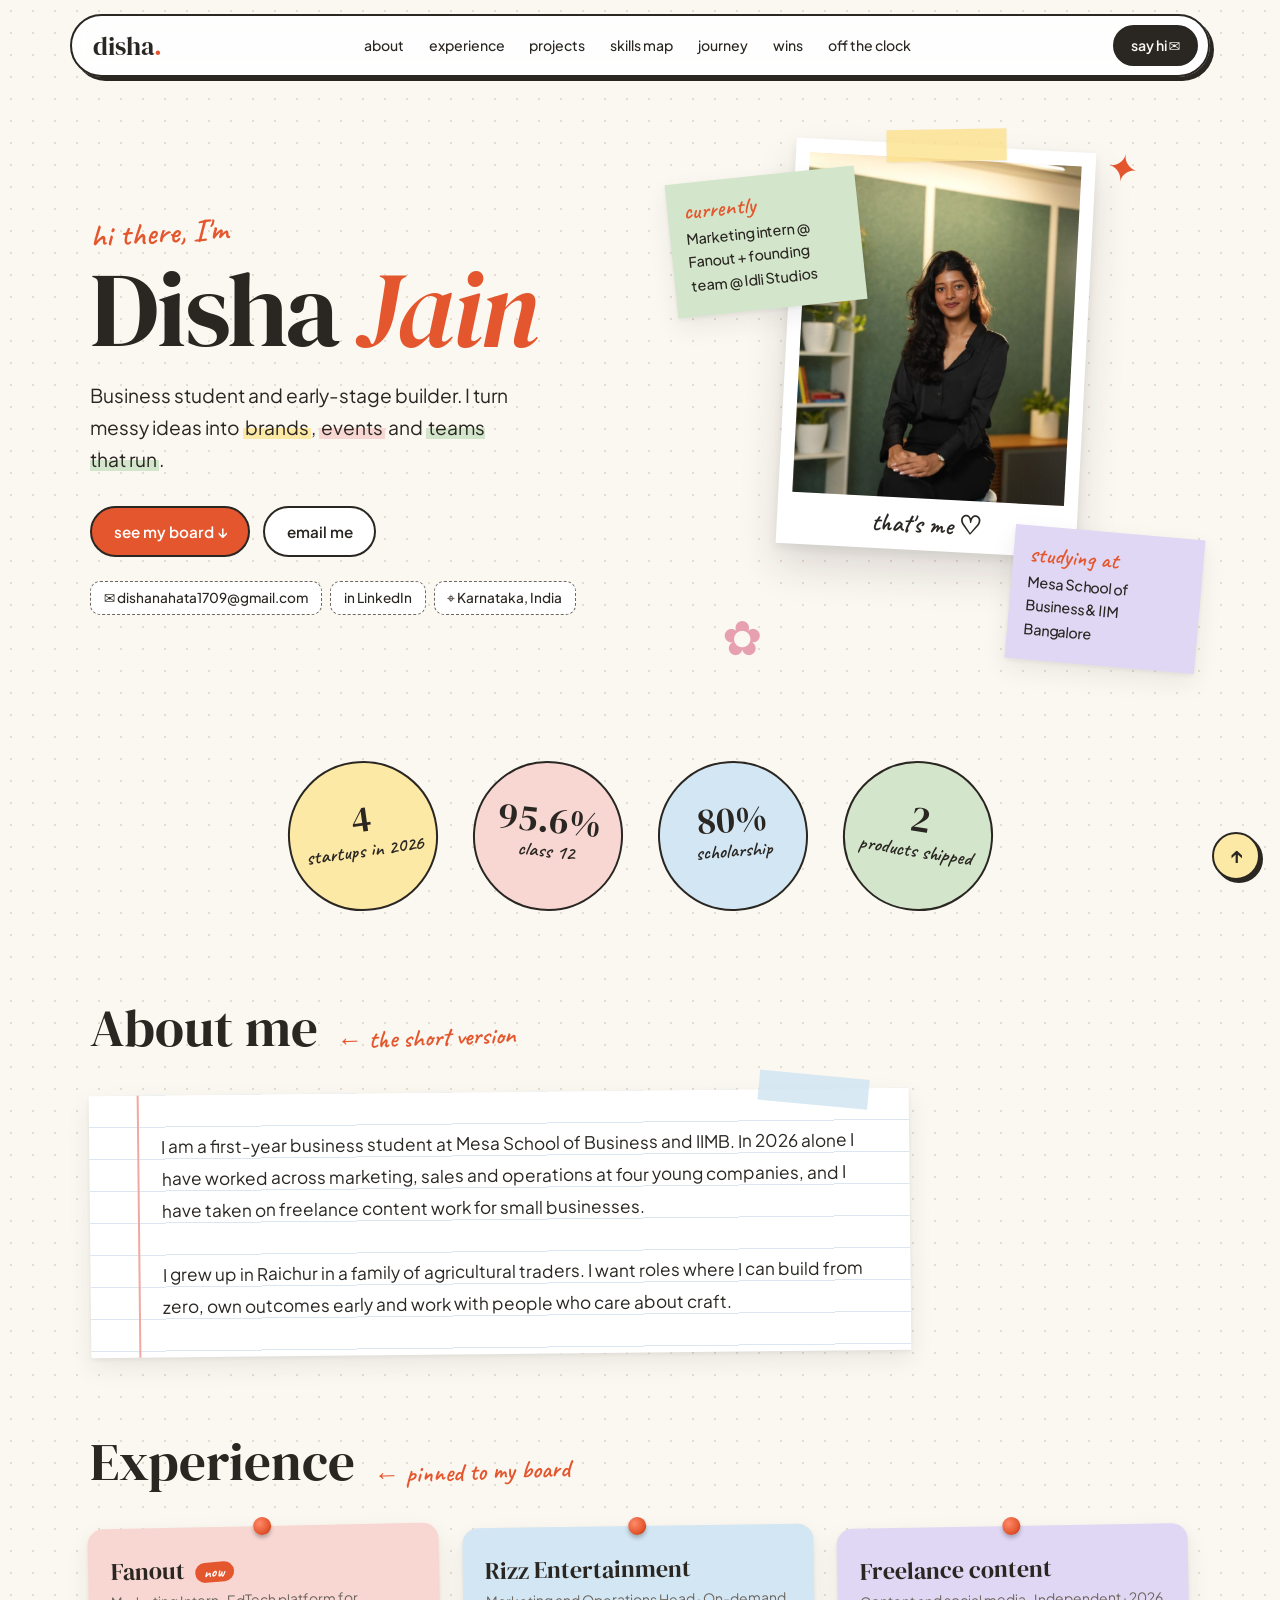
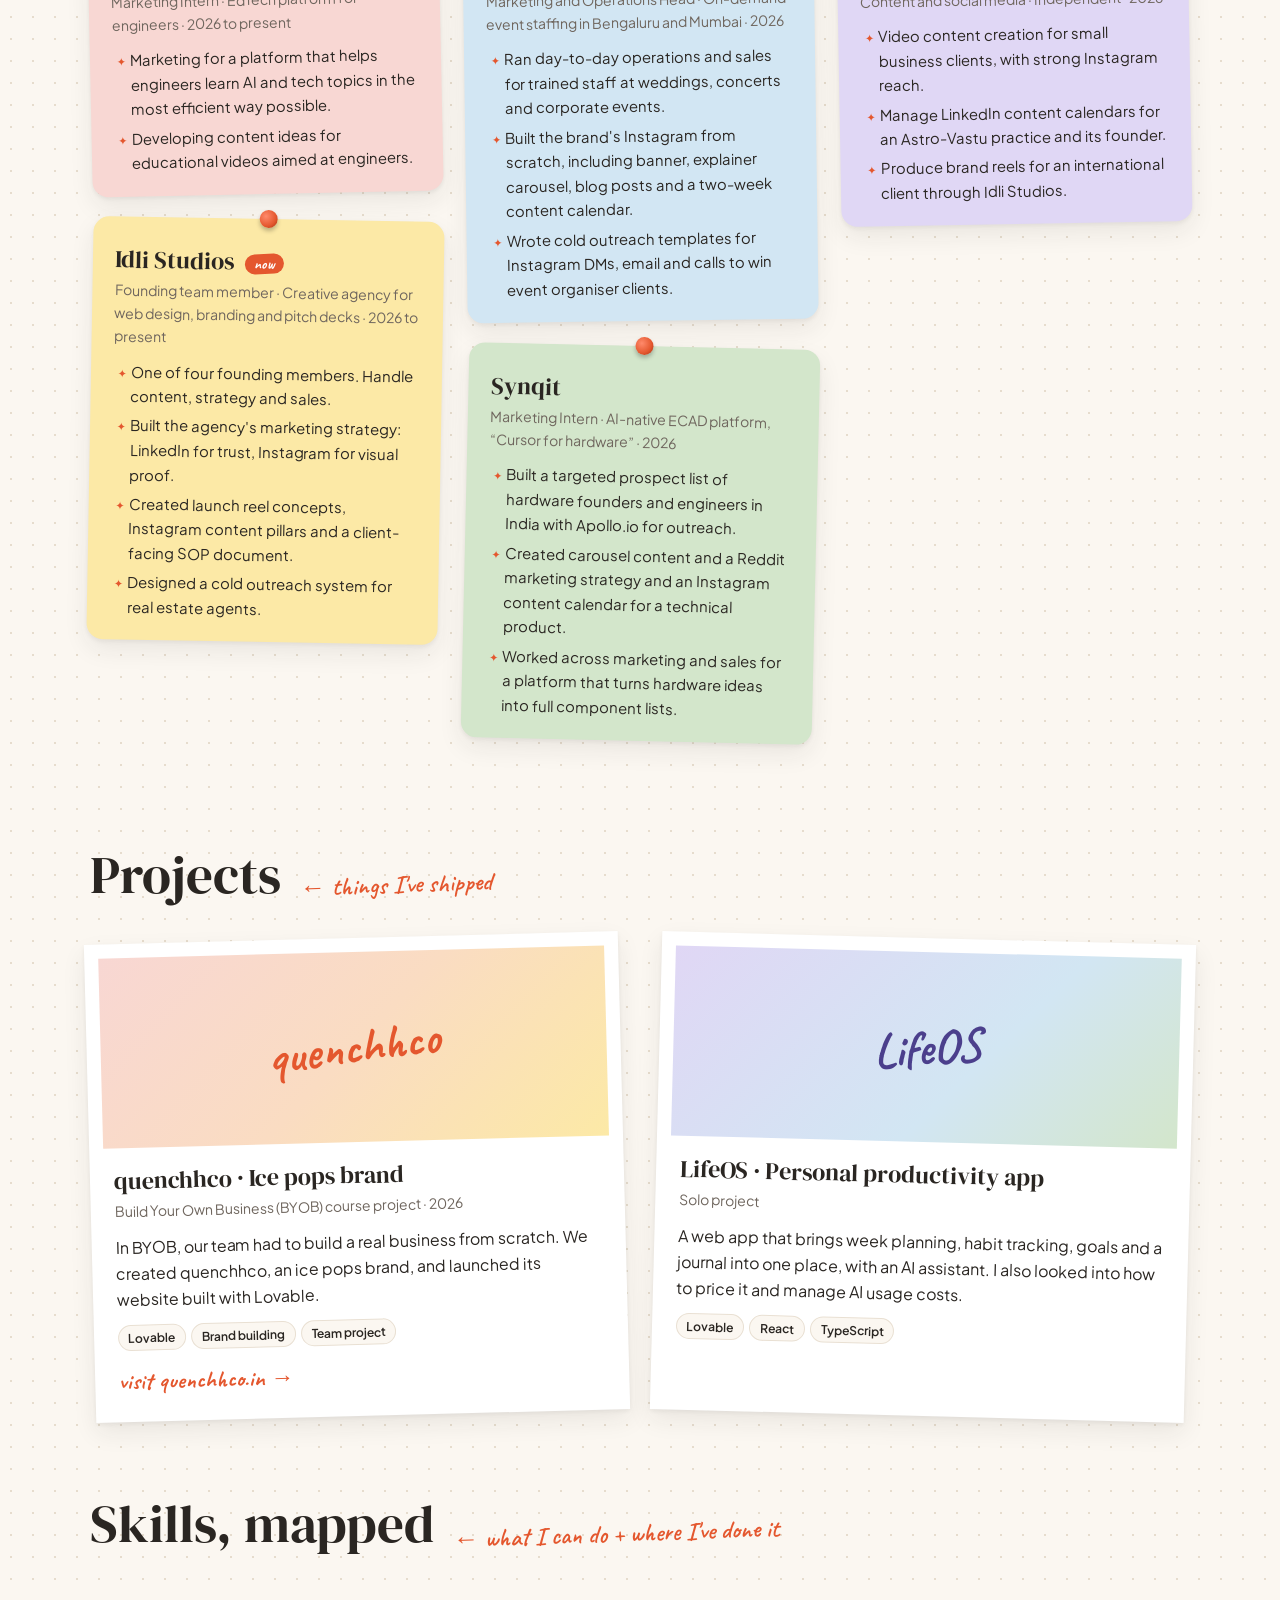
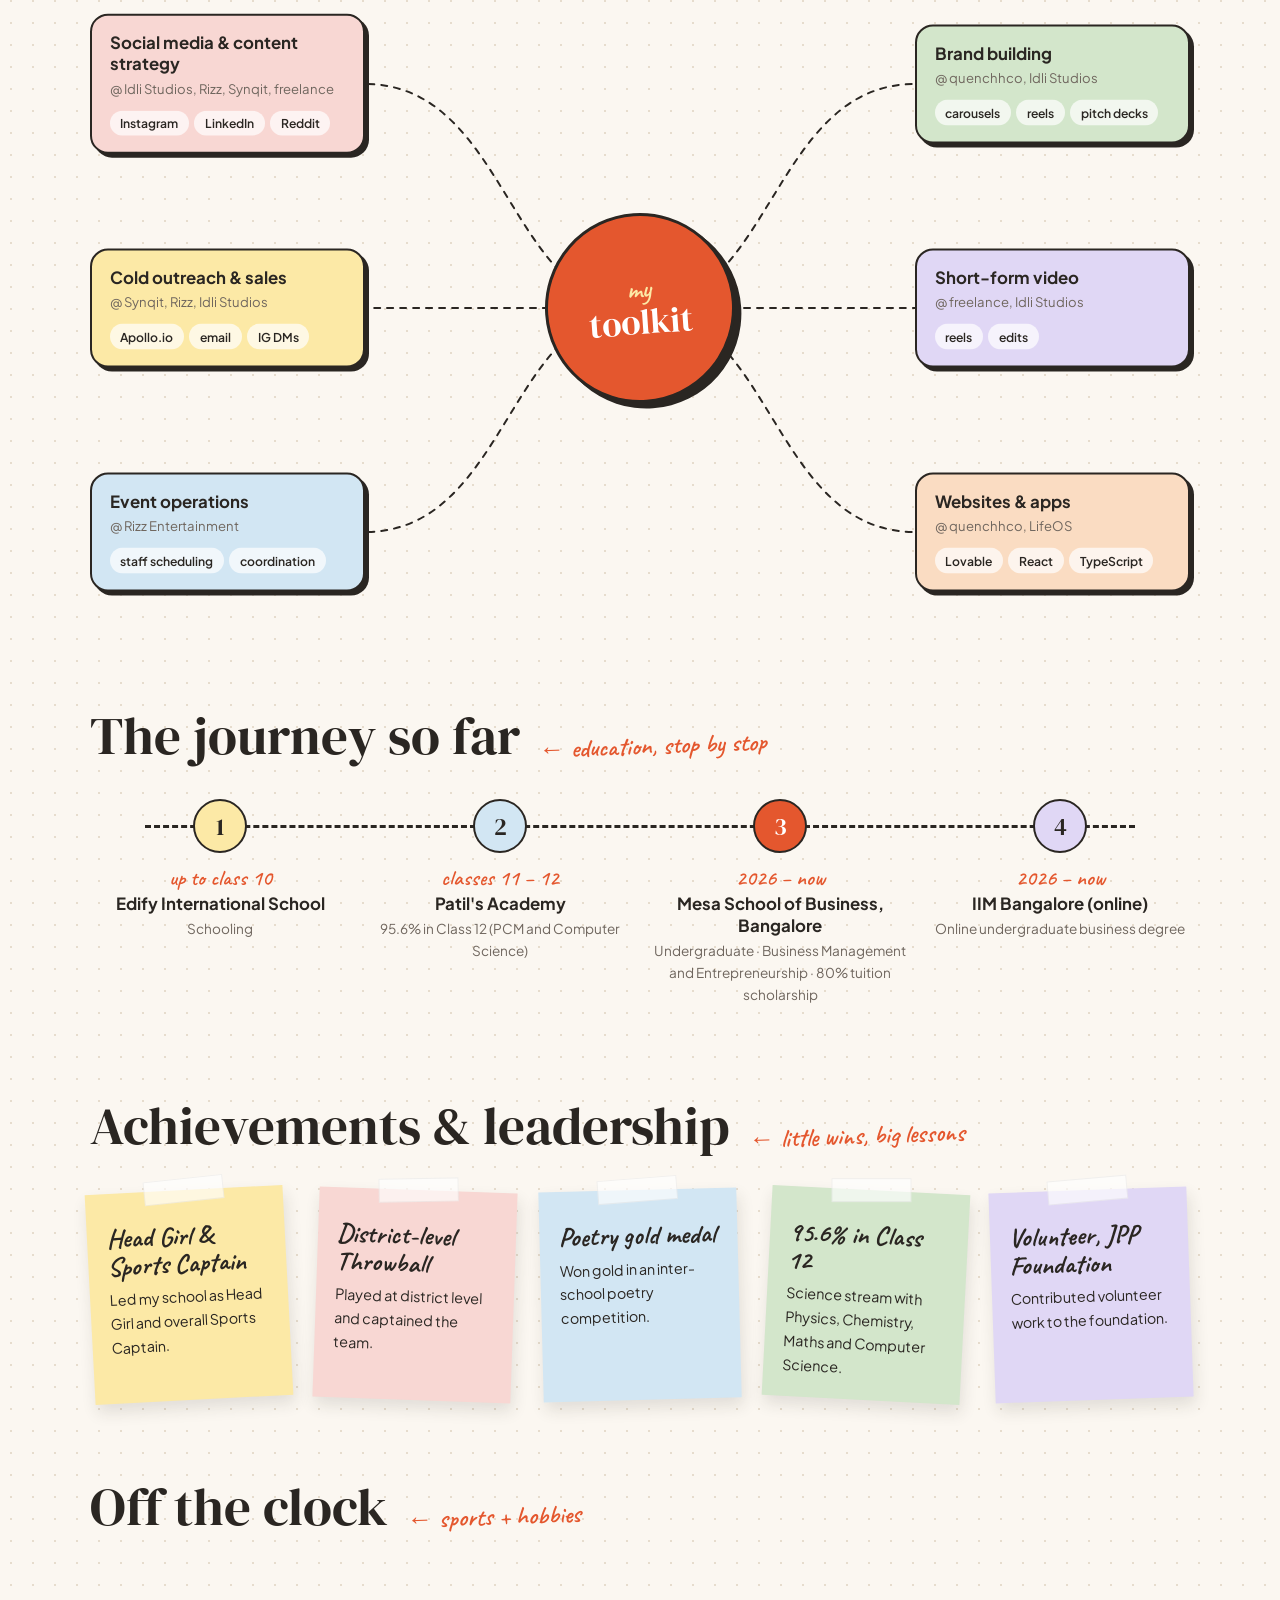
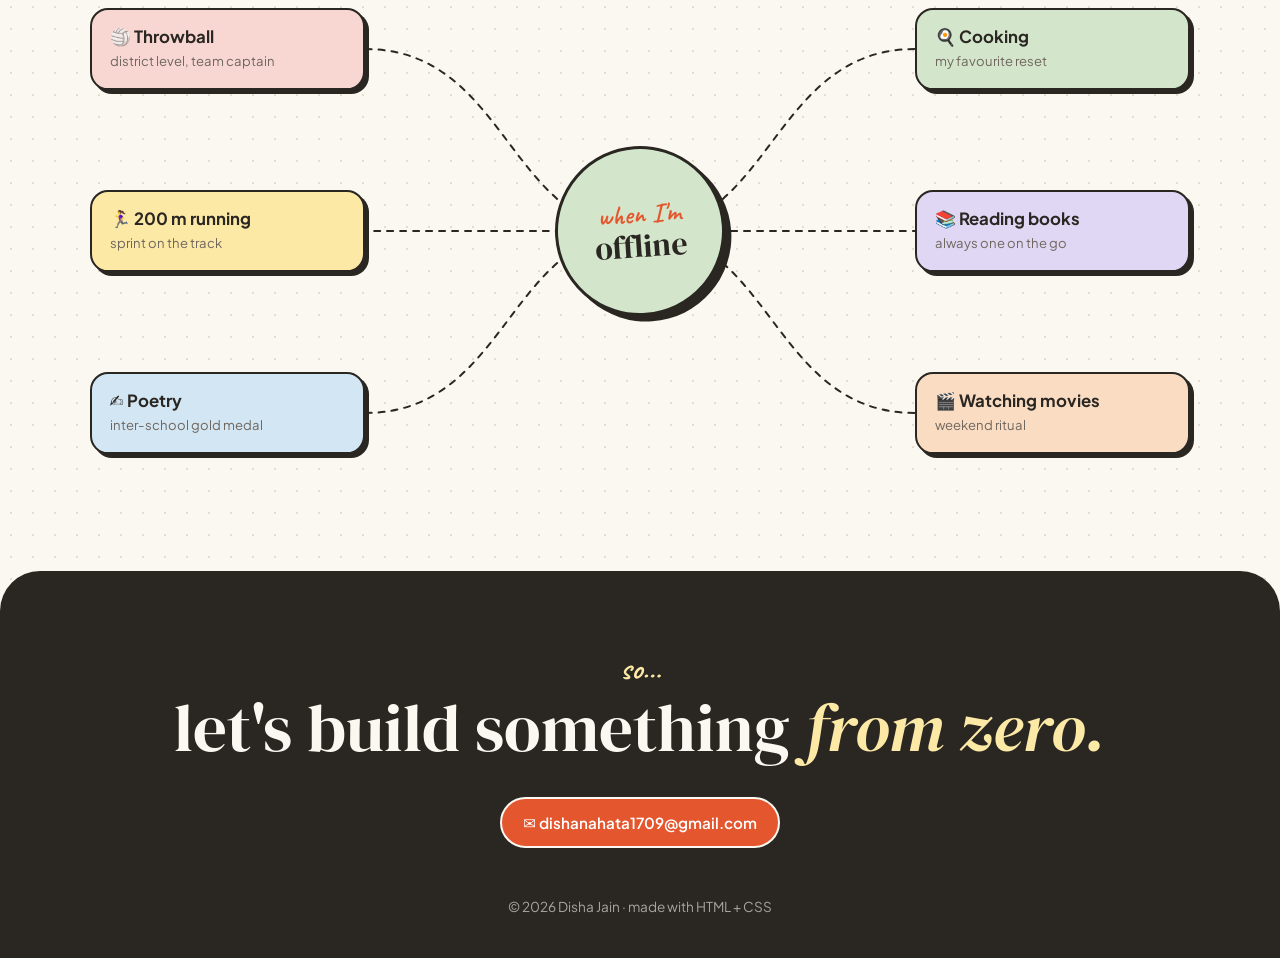
<file: index.html>
<!DOCTYPE html>
<html lang="en">
<head>
<meta charset="UTF-8">
<meta name="viewport" content="width=device-width, initial-scale=1">
<title>Disha Jain · Resume</title>
<meta name="description" content="Disha Jain: business student at Mesa School of Business and IIMB. Marketing, operations and founding-team experience across startups.">
<link rel="preconnect" href="https://fonts.googleapis.com">
<link rel="preconnect" href="https://fonts.gstatic.com" crossorigin>
<link href="https://fonts.googleapis.com/css2?family=Caveat:wght@500;700&family=DM+Serif+Display:ital@0;1&family=Plus+Jakarta+Sans:wght@400;500;600;700&display=swap" rel="stylesheet">
<link rel="stylesheet" href="style.css">
</head>
<body>

<!-- ===== Floating navigation bar ===== -->
<header id="top" class="topbar">
  <nav class="nav" aria-label="Main">
    <a class="logo" href="#top">disha<span>.</span></a>
    <ul class="nav-links">
      <li><a href="#about">about</a></li>
      <li><a href="#experience">experience</a></li>
      <li><a href="#projects">projects</a></li>
      <li><a href="#skills">skills map</a></li>
      <li><a href="#education">journey</a></li>
      <li><a href="#achievements">wins</a></li>
      <li><a href="#beyond">off the clock</a></li>
    </ul>
    <a class="btn btn-dark" href="mailto:dishanahata1709@gmail.com">say hi ✉</a>
  </nav>
</header>

<!-- ===== Hero: moodboard collage ===== -->
<section id="home" class="hero" aria-labelledby="name-h">
  <div class="hero-text">
    <p class="hand hello">hi there, I'm</p>
    <h1 id="name-h">Disha <em>Jain</em></h1>
    <p class="tagline">Business student and early-stage builder. I turn messy ideas into <mark>brands</mark>, <mark class="m2">events</mark> and <mark class="m3">teams that run</mark>.</p>
    <div class="hero-actions">
      <a class="btn btn-accent" href="#experience">see my board ↓</a>
      <a class="btn btn-outline" href="mailto:dishanahata1709@gmail.com">email me</a>
    </div>
    <address class="contact">
      <a class="sticker" href="mailto:dishanahata1709@gmail.com">✉ dishanahata1709@gmail.com</a>
      <a class="sticker" href="https://www.linkedin.com/feed/foryou/" rel="noopener">in LinkedIn</a>
      <span class="sticker">⌖ Karnataka, India</span>
    </address>
  </div>

  <div class="collage">
    <figure class="polaroid">
      <img src="photo.jpg" alt="Portrait of Disha Jain" onerror="this.remove()">
      <figcaption class="hand">that's me ♡</figcaption>
    </figure>
    <p class="note note-now"><span class="hand">currently</span>Marketing intern @ Fanout + founding team @ Idli Studios</p>
    <p class="note note-school"><span class="hand">studying at</span>Mesa School of Business &amp; IIM Bangalore</p>
    <span class="doodle-star" aria-hidden="true">✦</span>
    <span class="doodle-heart" aria-hidden="true">✿</span>
  </div>
</section>

<!-- ===== Sticker stats (inline-block) ===== -->
<ul class="stats" aria-label="Highlights">
  <li class="stat"><strong>4</strong><span>startups in 2026</span></li>
  <li class="stat"><strong>95.6%</strong><span>class 12</span></li>
  <li class="stat"><strong>80%</strong><span>scholarship</span></li>
  <li class="stat"><strong>2</strong><span>products shipped</span></li>
</ul>

<main>

  <!-- ===== About: notebook page ===== -->
  <section id="about" class="section" aria-labelledby="about-h">
    <div class="section-head">
      <h2 id="about-h">About me</h2>
      <p class="hand">the short version</p>
    </div>
    <div class="notebook">
      <p>I am a first-year business student at Mesa School of Business and IIMB. In 2026 alone I have worked across marketing, sales and operations at four young companies, and I have taken on freelance content work for small businesses.</p>
      <p>I grew up in Raichur in a family of agricultural traders. I want roles where I can build from zero, own outcomes early and work with people who care about craft.</p>
    </div>
  </section>

  <!-- ===== Experience: pinboard (masonry) ===== -->
  <section id="experience" class="section" aria-labelledby="exp-h">
    <div class="section-head">
      <h2 id="exp-h">Experience</h2>
      <p class="hand">pinned to my board</p>
    </div>
    <div class="board">
      <article class="pin now">
        <h3>Fanout <span class="badge">now</span></h3>
        <p class="role">Marketing Intern · EdTech platform for engineers · <time datetime="2026">2026</time> to present</p>
        <ul>
          <li>Marketing for a platform that helps engineers learn AI and tech topics in the most efficient way possible.</li>
          <li>Developing content ideas for educational videos aimed at engineers.</li>
        </ul>
      </article>
      <article class="pin now">
        <h3>Idli Studios <span class="badge">now</span></h3>
        <p class="role">Founding team member · Creative agency for web design, branding and pitch decks · <time datetime="2026">2026</time> to present</p>
        <ul>
          <li>One of four founding members. Handle content, strategy and sales.</li>
          <li>Built the agency's marketing strategy: LinkedIn for trust, Instagram for visual proof.</li>
          <li>Created launch reel concepts, Instagram content pillars and a client-facing SOP document.</li>
          <li>Designed a cold outreach system for real estate agents.</li>
        </ul>
      </article>
      <article class="pin">
        <h3>Rizz Entertainment</h3>
        <p class="role">Marketing and Operations Head · On-demand event staffing in Bengaluru and Mumbai · <time datetime="2026">2026</time></p>
        <ul>
          <li>Ran day-to-day operations and sales for trained staff at weddings, concerts and corporate events.</li>
          <li>Built the brand's Instagram from scratch, including banner, explainer carousel, blog posts and a two-week content calendar.</li>
          <li>Wrote cold outreach templates for Instagram DMs, email and calls to win event organiser clients.</li>
        </ul>
      </article>
      <article class="pin">
        <h3>Synqit</h3>
        <p class="role">Marketing Intern · AI-native ECAD platform, “Cursor for hardware” · <time datetime="2026">2026</time></p>
        <ul>
          <li>Built a targeted prospect list of hardware founders and engineers in India with Apollo.io for outreach.</li>
          <li>Created carousel content and a Reddit marketing strategy and an Instagram content calendar for a technical product.</li>
          <li>Worked across marketing and sales for a platform that turns hardware ideas into full component lists.</li>
        </ul>
      </article>
      <article class="pin">
        <h3>Freelance content</h3>
        <p class="role">Content and social media · Independent · <time datetime="2026">2026</time></p>
        <ul>
          <li>Video content creation for small business clients, with strong Instagram reach.</li>
          <li>Manage LinkedIn content calendars for an Astro-Vastu practice and its founder.</li>
          <li>Produce brand reels for an international client through Idli Studios.</li>
        </ul>
      </article>
    </div>
  </section>

  <!-- ===== Projects: polaroids ===== -->
  <section id="projects" class="section" aria-labelledby="proj-h">
    <div class="section-head">
      <h2 id="proj-h">Projects</h2>
      <p class="hand">things I've shipped</p>
    </div>
    <div class="polaroid-row">
      <article class="project">
        <div class="project-cover cover-q" aria-hidden="true"><span>quenchhco</span></div>
        <h3>quenchhco · Ice pops brand</h3>
        <p class="role">Build Your Own Business (BYOB) course project · <time datetime="2026">2026</time></p>
        <p>In BYOB, our team had to build a real business from scratch. We created quenchhco, an ice pops brand, and launched its website built with Lovable.</p>
        <ul class="chips" aria-label="Tools used"><li>Lovable</li><li>Brand building</li><li>Team project</li></ul>
        <a class="link-hand" href="https://quenchhco.in" rel="noopener">visit quenchhco.in →</a>
      </article>
      <article class="project">
        <div class="project-cover cover-l" aria-hidden="true"><span>LifeOS</span></div>
        <h3>LifeOS · Personal productivity app</h3>
        <p class="role">Solo project</p>
        <p>A web app that brings week planning, habit tracking, goals and a journal into one place, with an AI assistant. I also looked into how to price it and manage AI usage costs.</p>
        <ul class="chips" aria-label="Tools used"><li>Lovable</li><li>React</li><li>TypeScript</li></ul>
      </article>
    </div>
  </section>

  <!-- ===== Skills: mind map ===== -->
  <section id="skills" class="section" aria-labelledby="skill-h">
    <div class="section-head">
      <h2 id="skill-h">Skills, mapped</h2>
      <p class="hand">what I can do + where I've done it</p>
    </div>
    <div class="mindmap">
      <svg class="mm-lines" viewBox="0 0 1000 640" preserveAspectRatio="none" aria-hidden="true">
        <path d="M500 320 C 380 320, 380 96, 250 96"/>
        <path d="M500 320 C 400 320, 360 320, 250 320"/>
        <path d="M500 320 C 380 320, 380 544, 250 544"/>
        <path d="M500 320 C 620 320, 620 96, 750 96"/>
        <path d="M500 320 C 600 320, 640 320, 750 320"/>
        <path d="M500 320 C 620 320, 620 544, 750 544"/>
      </svg>
      <div class="mm-center"><span class="hand">my</span>toolkit</div>
      <div class="mm-node n1"><h3>Social media &amp; content strategy</h3><p>@ Idli Studios, Rizz, Synqit, freelance</p><ul class="chips"><li>Instagram</li><li>LinkedIn</li><li>Reddit</li></ul></div>
      <div class="mm-node n2"><h3>Cold outreach &amp; sales</h3><p>@ Synqit, Rizz, Idli Studios</p><ul class="chips"><li>Apollo.io</li><li>email</li><li>IG DMs</li></ul></div>
      <div class="mm-node n3"><h3>Event operations</h3><p>@ Rizz Entertainment</p><ul class="chips"><li>staff scheduling</li><li>coordination</li></ul></div>
      <div class="mm-node n4"><h3>Brand building</h3><p>@ quenchhco, Idli Studios</p><ul class="chips"><li>carousels</li><li>reels</li><li>pitch decks</li></ul></div>
      <div class="mm-node n5"><h3>Short-form video</h3><p>@ freelance, Idli Studios</p><ul class="chips"><li>reels</li><li>edits</li></ul></div>
      <div class="mm-node n6"><h3>Websites &amp; apps</h3><p>@ quenchhco, LifeOS</p><ul class="chips"><li>Lovable</li><li>React</li><li>TypeScript</li></ul></div>
    </div>
  </section>

  <!-- ===== Education: journey map ===== -->
  <section id="education" class="section" aria-labelledby="edu-h">
    <div class="section-head">
      <h2 id="edu-h">The journey so far</h2>
      <p class="hand">education, stop by stop</p>
    </div>
    <ol class="journey">
      <li class="stop">
        <span class="stop-dot">1</span>
        <p class="hand">up to class 10</p>
        <h3>Edify International School</h3>
        <p class="role">Schooling</p>
      </li>
      <li class="stop">
        <span class="stop-dot">2</span>
        <p class="hand">classes 11 – 12</p>
        <h3>Patil's Academy</h3>
        <p class="role">95.6% in Class 12 (PCM and Computer Science)</p>
      </li>
      <li class="stop">
        <span class="stop-dot">3</span>
        <p class="hand">2026 – now</p>
        <h3>Mesa School of Business, Bangalore</h3>
        <p class="role">Undergraduate · Business Management and Entrepreneurship · 80% tuition scholarship</p>
      </li>
      <li class="stop">
        <span class="stop-dot">4</span>
        <p class="hand">2026 – now</p>
        <h3>IIM Bangalore (online)</h3>
        <p class="role">Online undergraduate business degree</p>
      </li>
    </ol>
  </section>

  <!-- ===== Achievements: sticky notes ===== -->
  <section id="achievements" class="section" aria-labelledby="ach-h">
    <div class="section-head">
      <h2 id="ach-h">Achievements &amp; leadership</h2>
      <p class="hand">little wins, big lessons</p>
    </div>
    <ol class="stickies">
      <li class="sticky"><h3>Head Girl &amp; Sports Captain</h3><p>Led my school as Head Girl and overall Sports Captain.</p></li>
      <li class="sticky"><h3>District-level Throwball</h3><p>Played at district level and captained the team.</p></li>
      <li class="sticky"><h3>Poetry gold medal</h3><p>Won gold in an inter-school poetry competition.</p></li>
      <li class="sticky"><h3>95.6% in Class 12</h3><p>Science stream with Physics, Chemistry, Maths and Computer Science.</p></li>
      <li class="sticky"><h3>Volunteer, JPP Foundation</h3><p>Contributed volunteer work to the foundation.</p></li>
    </ol>
  </section>

  <!-- ===== Beyond work: second mind map ===== -->
  <section id="beyond" class="section" aria-labelledby="beyond-h">
    <div class="section-head">
      <h2 id="beyond-h">Off the clock</h2>
      <p class="hand">sports + hobbies</p>
    </div>
    <div class="mindmap mindmap-small">
      <svg class="mm-lines" viewBox="0 0 1000 640" preserveAspectRatio="none" aria-hidden="true">
        <path d="M500 320 C 380 320, 380 96, 250 96"/>
        <path d="M500 320 C 400 320, 360 320, 250 320"/>
        <path d="M500 320 C 380 320, 380 544, 250 544"/>
        <path d="M500 320 C 620 320, 620 96, 750 96"/>
        <path d="M500 320 C 600 320, 640 320, 750 320"/>
        <path d="M500 320 C 620 320, 620 544, 750 544"/>
      </svg>
      <div class="mm-center"><span class="hand">when I'm</span>offline</div>
      <div class="mm-node n1"><h3>🏐 Throwball</h3><p>district level, team captain</p></div>
      <div class="mm-node n2"><h3>🏃‍♀️ 200 m running</h3><p>sprint on the track</p></div>
      <div class="mm-node n3"><h3>✍️ Poetry</h3><p>inter-school gold medal</p></div>
      <div class="mm-node n4"><h3>🍳 Cooking</h3><p>my favourite reset</p></div>
      <div class="mm-node n5"><h3>📚 Reading books</h3><p>always one on the go</p></div>
      <div class="mm-node n6"><h3>🎬 Watching movies</h3><p>weekend ritual</p></div>
    </div>
  </section>
</main>

<!-- ===== Footer ===== -->
<footer id="contact" class="site-footer">
  <p class="hand footer-hand">so…</p>
  <p class="footer-big">let's build something <em>from zero.</em></p>
  <a class="btn btn-accent" href="mailto:dishanahata1709@gmail.com">✉ dishanahata1709@gmail.com</a>
  <p class="copyright">© <time datetime="2026">2026</time> Disha Jain · made with HTML + CSS</p>
</footer>

<a class="to-top" href="#top" aria-label="Back to top">↑</a>

</body>
</html>
</file>
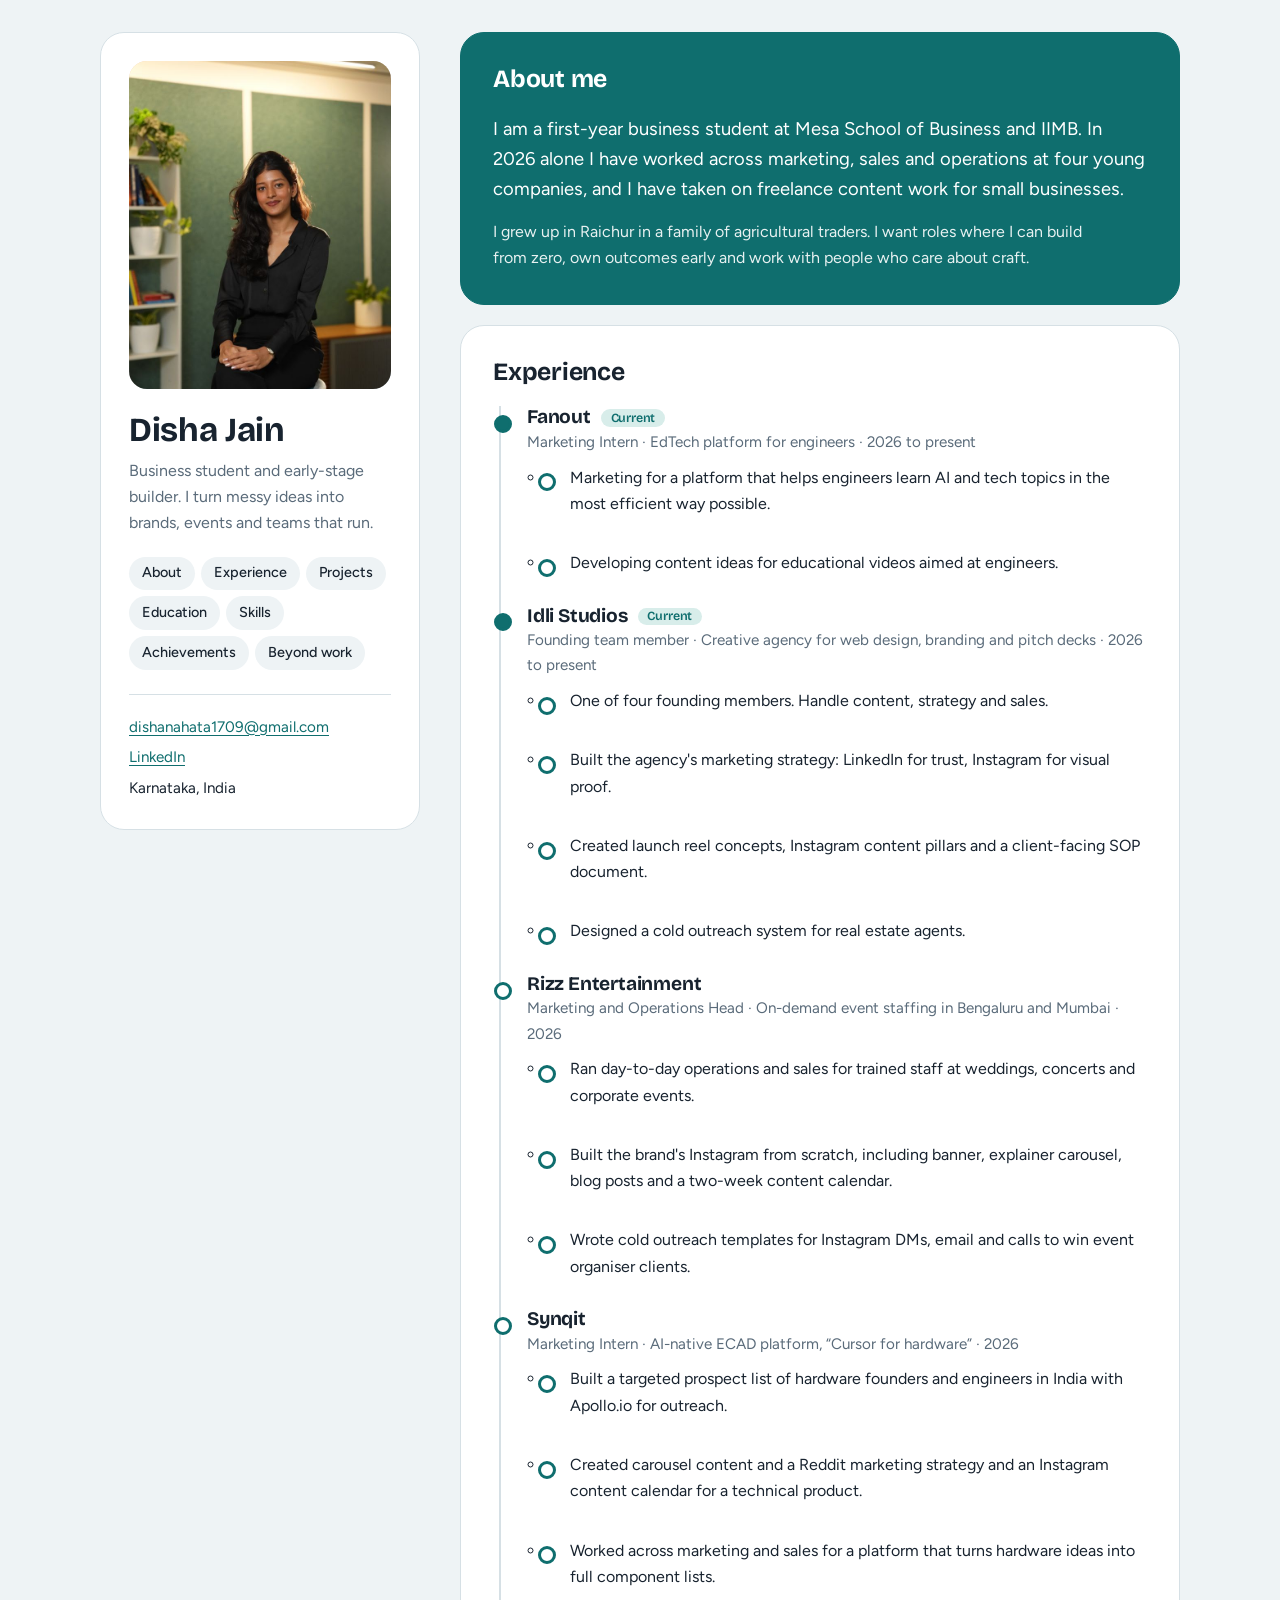
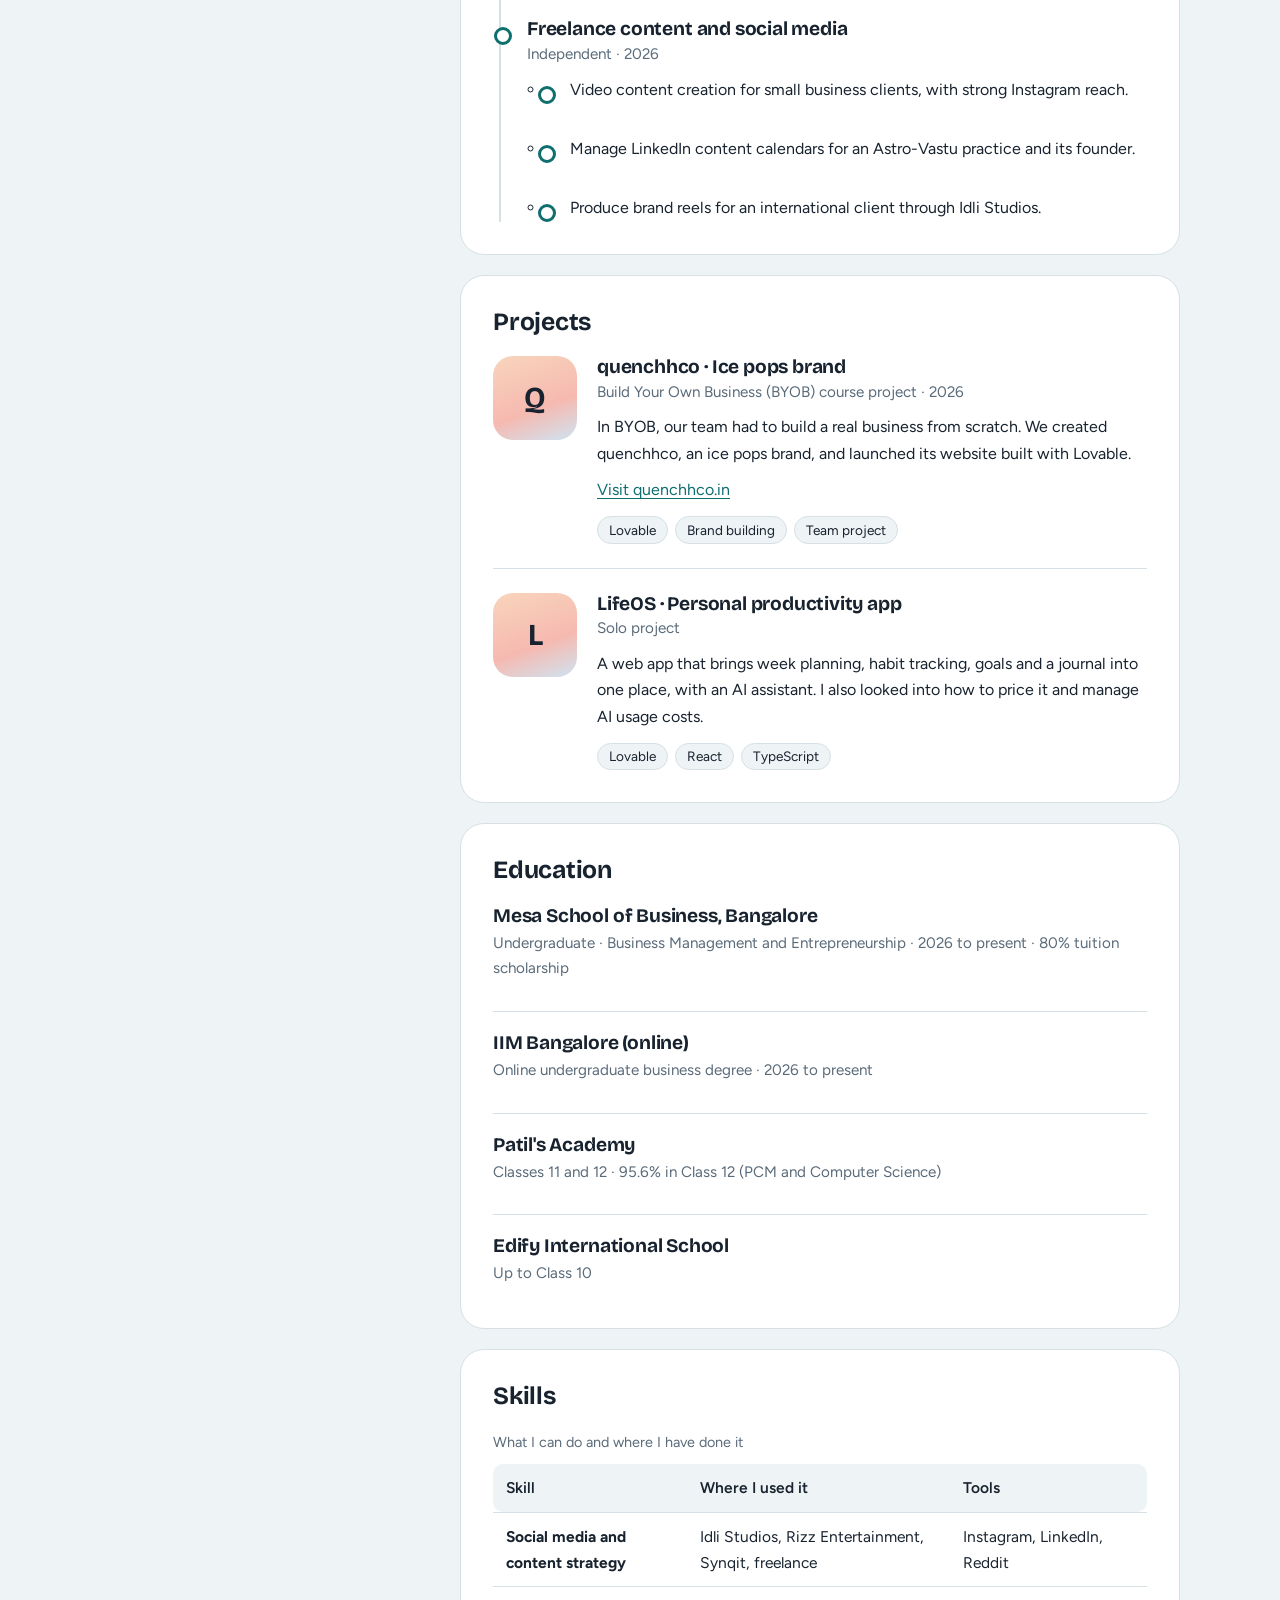
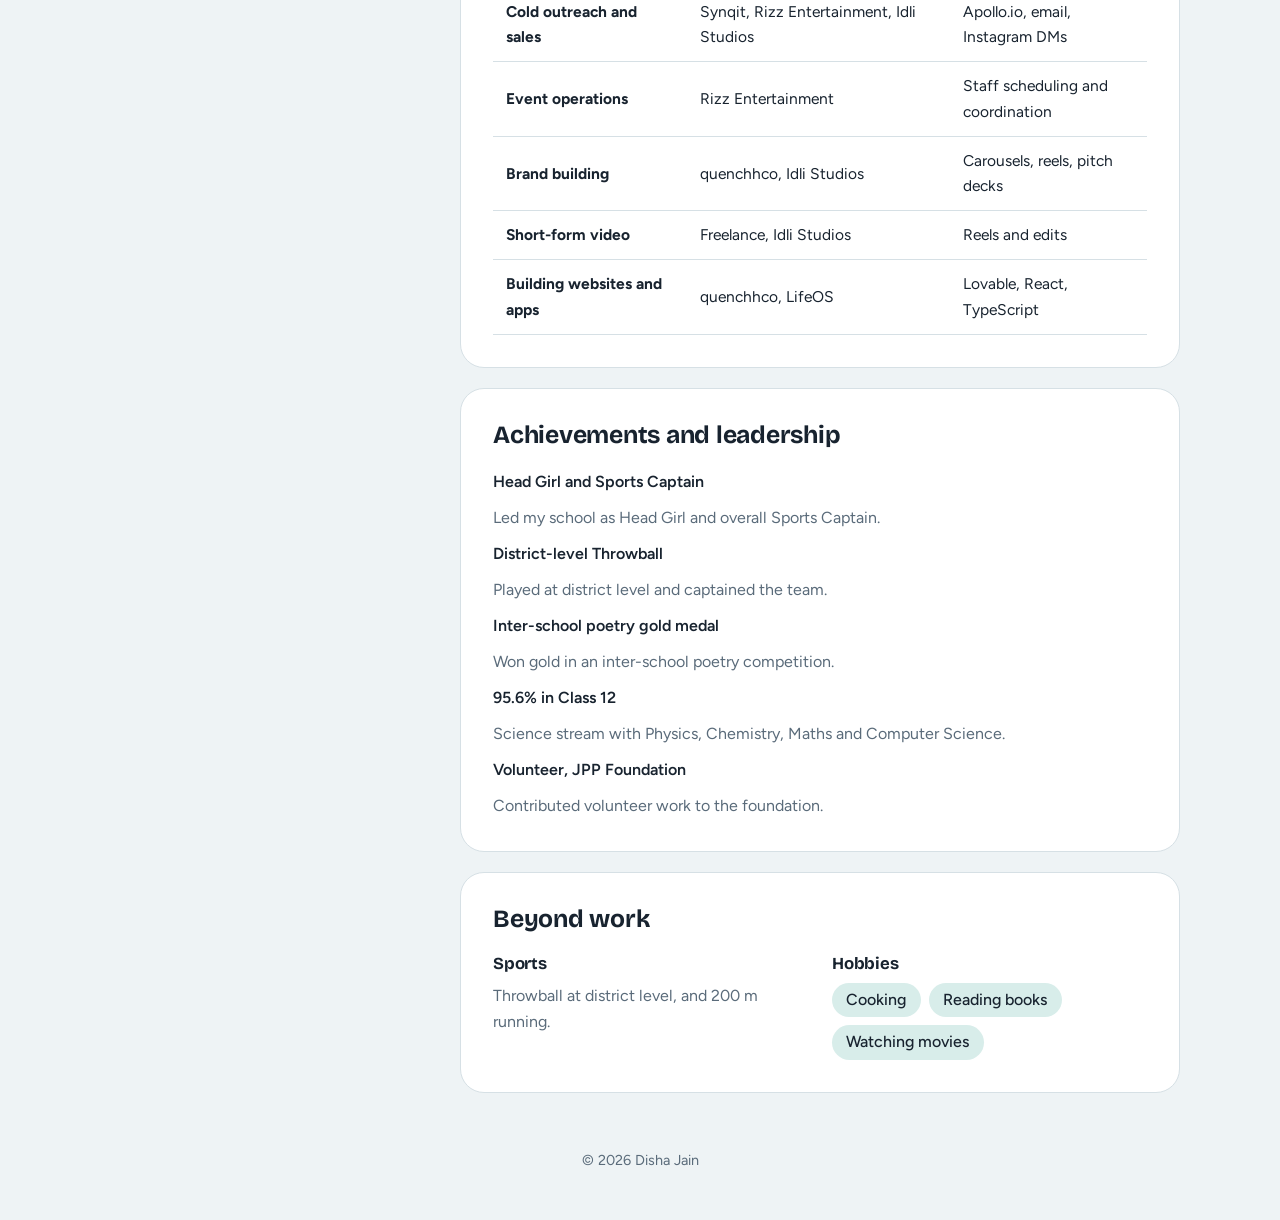
<file: indexx.html>
<!DOCTYPE html>
<html lang="en">
<head>
<meta charset="UTF-8">
<meta name="viewport" content="width=device-width, initial-scale=1">
<title>Disha Jain · Resume</title>
<meta name="description" content="Disha Jain: business student at Mesa School of Business and IIMB. Marketing, operations and founding-team experience across startups.">
<link rel="preconnect" href="https://fonts.googleapis.com">
<link rel="preconnect" href="https://fonts.gstatic.com" crossorigin>
<link href="https://fonts.googleapis.com/css2?family=Bricolage+Grotesque:opsz,wght@12..96,500;12..96,700&family=Figtree:wght@400;500;600&display=swap" rel="stylesheet">
<style>
:root{
  --bg:#EEF3F5; --surface:#FFFFFF; --ink:#18232F; --muted:#5A6B7A;
  --line:#D6E0E5; --teal:#0F6E6E; --teal-soft:#D8EDEA; --peach:#F8D5BC; --sky:#CFE3F1;
  --display:"Bricolage Grotesque",Georgia,serif; --body:"Figtree",system-ui,sans-serif;
}
*{box-sizing:border-box;margin:0}
html{scroll-behavior:smooth}
body{font:400 1rem/1.65 var(--body);color:var(--ink);background:var(--bg)}
a{color:var(--teal);text-underline-offset:3px}
a:focus-visible{outline:3px solid var(--teal);outline-offset:3px;border-radius:4px}
h1,h2,h3{font-family:var(--display);line-height:1.15;letter-spacing:-.01em}

.layout{max-width:1120px;margin:0 auto;padding:2rem 1.25rem 3rem;display:grid;grid-template-columns:320px 1fr;gap:2.5rem;align-items:start}

.profile{position:sticky;top:1.5rem;background:var(--surface);border:1px solid var(--line);border-radius:24px;padding:1.75rem;overflow:hidden}
.photo{width:100%;aspect-ratio:4/5;border-radius:18px;background:linear-gradient(145deg,var(--peach),var(--sky));position:relative;overflow:hidden;margin-bottom:1.4rem}
.photo span{position:absolute;inset:0;display:grid;place-items:center;font:700 4.5rem var(--display);color:var(--teal);opacity:.55}
.photo img{position:absolute;inset:0;width:100%;height:100%;object-fit:cover;object-position:center 22%}
.profile h1{font-size:2.1rem}
.tagline{color:var(--muted);margin:.5rem 0 1.25rem}
.profile nav ul{list-style:none;padding:0;display:flex;flex-wrap:wrap;gap:.4rem}
.profile nav a{display:block;padding:.3rem .8rem;border-radius:99px;background:var(--bg);color:var(--ink);text-decoration:none;font-size:.9rem;font-weight:500;transition:background .2s}
.profile nav a:hover{background:var(--teal-soft)}
address{font-style:normal;margin-top:1.5rem;padding-top:1.25rem;border-top:1px solid var(--line);display:grid;gap:.35rem;font-size:.95rem}

main{display:grid;gap:1.25rem}
section{background:var(--surface);border:1px solid var(--line);border-radius:24px;padding:2rem}
section h2{font-size:1.55rem;margin-bottom:1.25rem}
.intro{background:var(--teal);color:#fff;border-color:var(--teal)}
.intro h2{color:#fff}
.intro p{font-size:1.15rem;max-width:62ch}
.intro p+p{margin-top:.9rem;opacity:.9;font-size:1rem}

.timeline{list-style:none;padding:0;border-left:2px solid var(--line);margin-left:.4rem}
.timeline li{position:relative;padding:0 0 1.75rem 1.6rem}
.timeline li:last-child{padding-bottom:0}
.timeline li::before{content:"";position:absolute;left:-7px;top:.55rem;width:12px;height:12px;border-radius:50%;background:var(--surface);border:3px solid var(--teal)}
.timeline li.now::before{background:var(--teal)}
article h3{font-size:1.2rem}
.role{color:var(--muted);font-size:.95rem;margin:.1rem 0 .6rem}
.badge{display:inline-block;background:var(--teal-soft);color:var(--teal);font-size:.78rem;font-weight:600;padding:.1rem .6rem;border-radius:99px;margin-left:.4rem;vertical-align:middle}
article ul{padding-left:1.1rem;display:grid;gap:.3rem}

.edu{display:grid;gap:.15rem}
.edu+.edu{margin-top:1.25rem;padding-top:1.25rem;border-top:1px solid var(--line)}
.project{display:grid;grid-template-columns:auto 1fr;gap:1.25rem;align-items:start}
.project .mark{width:84px;height:84px;border-radius:20px;background:linear-gradient(160deg,var(--peach),#F6B9B0 60%,var(--sky));display:grid;place-items:center;font:700 1.9rem var(--display);color:var(--ink)}
.chips{list-style:none;padding:0!important;display:flex!important;flex-wrap:wrap;gap:.4rem;margin-top:.8rem}
.chips li{background:var(--bg);border:1px solid var(--line);border-radius:99px;padding:.1rem .7rem;font-size:.85rem}

.table-wrap{overflow-x:auto}
table{width:100%;border-collapse:collapse;font-size:.97rem}
caption{text-align:left;color:var(--muted);font-size:.9rem;padding-bottom:.6rem}
th,td{text-align:left;padding:.7rem .8rem;border-bottom:1px solid var(--line)}
thead th{font-weight:600;background:var(--bg)}
thead th:first-child{border-radius:10px 0 0 10px}thead th:last-child{border-radius:0 10px 10px 0}
meter{width:110px;height:.6rem}

.cols{display:grid;grid-template-columns:1fr 1fr;gap:1.5rem}
dl{display:grid;gap:.6rem}
dt{font-weight:600}
dd{color:var(--muted)}
.hobbies{list-style:none;padding:0;display:flex;flex-wrap:wrap;gap:.5rem}
.hobbies li{background:var(--teal-soft);color:var(--ink);border-radius:99px;padding:.25rem .9rem;font-weight:500}

footer{grid-column:1/-1;text-align:center;color:var(--muted);font-size:.9rem;padding-top:1rem}

@media (max-width:860px){
  .layout{grid-template-columns:1fr;gap:1.25rem}
  .profile{position:static}
  .photo{max-width:260px}
  .cols{grid-template-columns:1fr}
  section{padding:1.5rem}
}
@media (prefers-reduced-motion:reduce){*{transition:none!important;scroll-behavior:auto!important}}
</style>
</head>
<body>
<div class="layout">

<header class="profile">
  <figure class="photo">
    <span aria-hidden="true">DJ</span>
    <!-- Save your picture as photo.jpg next to this file -->
    <img src="photo.jpg" alt="Portrait of Disha Jain" onerror="this.remove()">
  </figure>
  <h1>Disha Jain</h1>
  <p class="tagline">Business student and early-stage builder. I turn messy ideas into brands, events and teams that run.</p>
  <nav aria-label="Page sections">
    <ul>
      <li><a href="#about">About</a></li>
      <li><a href="#experience">Experience</a></li>
      <li><a href="#projects">Projects</a></li>
      <li><a href="#education">Education</a></li>
      <li><a href="#skills">Skills</a></li>
      <li><a href="#achievements">Achievements</a></li>
      <li><a href="#beyond">Beyond work</a></li>
    </ul>
  </nav>
  <address>
    <a href="mailto:dishanahata1709@gmail.com">dishanahata1709@gmail.com</a>
    <a href="https://www.linkedin.com/feed/foryou/" rel="noopener">LinkedIn</a>
    <span>Karnataka, India</span>
  </address>
</header>

<main>
  <section id="about" class="intro" aria-labelledby="about-h">
    <h2 id="about-h">About me</h2>
    <p>I am a first-year business student at Mesa School of Business and IIMB. In 2026 alone I have worked across marketing, sales and operations at four young companies, and I have taken on freelance content work for small businesses.</p>
    <p>I grew up in Raichur in a family of agricultural traders. I want roles where I can build from zero, own outcomes early and work with people who care about craft.</p>
  </section>

  <section id="experience" aria-labelledby="exp-h">
    <h2 id="exp-h">Experience</h2>
    <ol class="timeline">
      <li class="now">
        <article>
          <h3>Fanout <span class="badge">Current</span></h3>
          <p class="role">Marketing Intern · EdTech platform for engineers · <time datetime="2026">2026</time> to present</p>
          <ul>
            <li>Marketing for a platform that helps engineers learn AI and tech topics in the most efficient way possible.</li>
            <li>Developing content ideas for educational videos aimed at engineers.</li>
          </ul>
        </article>
      </li>
      <li class="now">
        <article>
          <h3>Idli Studios <span class="badge">Current</span></h3>
          <p class="role">Founding team member · Creative agency for web design, branding and pitch decks · <time datetime="2026">2026</time> to present</p>
          <ul>
            <li>One of four founding members. Handle content, strategy and sales.</li>
            <li>Built the agency's marketing strategy: LinkedIn for trust, Instagram for visual proof.</li>
            <li>Created launch reel concepts, Instagram content pillars and a client-facing SOP document.</li>
            <li>Designed a cold outreach system for real estate agents.</li>
          </ul>
        </article>
      </li>
      <li>
        <article>
          <h3>Rizz Entertainment</h3>
          <p class="role">Marketing and Operations Head · On-demand event staffing in Bengaluru and Mumbai · <time datetime="2026">2026</time></p>
          <ul>
            <li>Ran day-to-day operations and sales for trained staff at weddings, concerts and corporate events.</li>
            <li>Built the brand's Instagram from scratch, including banner, explainer carousel, blog posts and a two-week content calendar.</li>
            <li>Wrote cold outreach templates for Instagram DMs, email and calls to win event organiser clients.</li>
          </ul>
        </article>
      </li>
      <li>
        <article>
          <h3>Synqit</h3>
          <p class="role">Marketing Intern · AI-native ECAD platform, “Cursor for hardware” · <time datetime="2026">2026</time></p>
          <ul>
            <li>Built a targeted prospect list of hardware founders and engineers in India with Apollo.io for outreach.</li>
            <li>Created carousel content and a Reddit marketing strategy and an Instagram content calendar for a technical product.</li>
            <li>Worked across marketing and sales for a platform that turns hardware ideas into full component lists.</li>
          </ul>
        </article>
      </li>
      <li>
        <article>
          <h3>Freelance content and social media</h3>
          <p class="role">Independent · <time datetime="2026">2026</time></p>
          <ul>
            <li>Video content creation for small business clients, with strong Instagram reach.</li>
            <li>Manage LinkedIn content calendars for an Astro-Vastu practice and its founder.</li>
            <li>Produce brand reels for an international client through Idli Studios.</li>
          </ul>
        </article>
      </li>
    </ol>
  </section>

  <section id="projects" aria-labelledby="proj-h">
    <h2 id="proj-h">Projects</h2>
    <article class="project">
      <div class="mark" aria-hidden="true">Q</div>
      <div>
        <h3>quenchhco · Ice pops brand</h3>
        <p class="role">Build Your Own Business (BYOB) course project · <time datetime="2026">2026</time></p>
        <p>In BYOB, our team had to build a real business from scratch. We created quenchhco, an ice pops brand, and launched its website built with Lovable.</p>
        <p style="margin-top:.6rem"><a href="https://quenchhco.in" rel="noopener">Visit quenchhco.in</a></p>
        <ul class="chips" aria-label="Tools used">
          <li>Lovable</li><li>Brand building</li><li>Team project</li>
        </ul>
      </div>
    </article>
    <article class="project" style="margin-top:1.5rem;padding-top:1.5rem;border-top:1px solid var(--line)">
      <div class="mark" aria-hidden="true">L</div>
      <div>
        <h3>LifeOS · Personal productivity app</h3>
        <p class="role">Solo project</p>
        <p>A web app that brings week planning, habit tracking, goals and a journal into one place, with an AI assistant. I also looked into how to price it and manage AI usage costs.</p>
        <ul class="chips" aria-label="Tools used">
          <li>Lovable</li><li>React</li><li>TypeScript</li>
        </ul>
      </div>
    </article>
  </section>

  <section id="education" aria-labelledby="edu-h">
    <h2 id="edu-h">Education</h2>
    <article class="edu">
      <h3>Mesa School of Business, Bangalore</h3>
      <p class="role">Undergraduate · Business Management and Entrepreneurship · <time datetime="2026">2026</time> to present · 80% tuition scholarship</p>
    </article>
    <article class="edu">
      <h3>IIM Bangalore (online)</h3>
      <p class="role">Online undergraduate business degree · <time datetime="2026">2026</time> to present</p>
    </article>
    <article class="edu">
      <h3>Patil's Academy</h3>
      <p class="role">Classes 11 and 12 · 95.6% in Class 12 (PCM and Computer Science)</p>
    </article>
    <article class="edu">
      <h3>Edify International School</h3>
      <p class="role">Up to Class 10</p>
    </article>
  </section>

  <section id="skills" aria-labelledby="skill-h">
    <h2 id="skill-h">Skills</h2>
    <div class="table-wrap">
      <table>
        <caption>What I can do and where I have done it</caption>
        <thead><tr><th scope="col">Skill</th><th scope="col">Where I used it</th><th scope="col">Tools</th></tr></thead>
        <tbody>
          <tr><th scope="row">Social media and content strategy</th><td>Idli Studios, Rizz Entertainment, Synqit, freelance</td><td>Instagram, LinkedIn, Reddit</td></tr>
          <tr><th scope="row">Cold outreach and sales</th><td>Synqit, Rizz Entertainment, Idli Studios</td><td>Apollo.io, email, Instagram DMs</td></tr>
          <tr><th scope="row">Event operations</th><td>Rizz Entertainment</td><td>Staff scheduling and coordination</td></tr>
          <tr><th scope="row">Brand building</th><td>quenchhco, Idli Studios</td><td>Carousels, reels, pitch decks</td></tr>
          <tr><th scope="row">Short-form video</th><td>Freelance, Idli Studios</td><td>Reels and edits</td></tr>
          <tr><th scope="row">Building websites and apps</th><td>quenchhco, LifeOS</td><td>Lovable, React, TypeScript</td></tr>
        </tbody>
      </table>
    </div>
  </section>

  <section id="achievements" aria-labelledby="ach-h">
    <h2 id="ach-h">Achievements and leadership</h2>
    <dl>
      <dt>Head Girl and Sports Captain</dt><dd>Led my school as Head Girl and overall Sports Captain.</dd>
      <dt>District-level Throwball</dt><dd>Played at district level and captained the team.</dd>
      <dt>Inter-school poetry gold medal</dt><dd>Won gold in an inter-school poetry competition.</dd>
      <dt>95.6% in Class 12</dt><dd>Science stream with Physics, Chemistry, Maths and Computer Science.</dd>
      <dt>Volunteer, JPP Foundation</dt><dd>Contributed volunteer work to the foundation.</dd>
    </dl>
  </section>

  <section id="beyond" aria-labelledby="beyond-h">
    <h2 id="beyond-h">Beyond work</h2>
    <div class="cols">
      <div>
        <h3 style="font-size:1.05rem;margin-bottom:.6rem">Sports</h3>
        <p style="color:var(--muted)">Throwball at district level, and 200 m running.</p>
      </div>
      <div>
        <h3 style="font-size:1.05rem;margin-bottom:.6rem">Hobbies</h3>
        <ul class="hobbies"><li>Cooking</li><li>Reading books</li><li>Watching movies</li></ul>
      </div>
    </div>
  </section>
</main>

<footer>
  <p>© <time datetime="2026">2026</time> Disha Jain</p>
</footer>

</div>
</body>
</html>
</file>
<file: style.css>
/* =========================================================
   Disha Jain · Resume — "moodboard" stylesheet
   Theme: a Pinterest-style scrapbook. Dotted paper, pastel
   sticky notes, washi tape, polaroids, a pinboard and two
   mind maps — all built with plain HTML + CSS.
   ========================================================= */

/* ---------- 1. Design tokens ---------- */
:root {
  --paper:  #FBF7F1;
  --dots:   #E6DCCD;
  --card:   #FFFFFF;
  --ink:    #2A2622;
  --muted:  #6F665E;
  --line:   #E9E0D3;

  --blush:  #F8D7D3;
  --butter: #FCE9A6;
  --sage:   #D3E6CB;
  --lilac:  #E0D7F5;
  --sky:    #D2E6F3;
  --peach:  #FADCC2;
  --tomato: #E4572E;
  --tape:   rgba(252, 226, 140, .8);

  --serif: "DM Serif Display", Georgia, serif;
  --hand:  "Caveat", "Comic Sans MS", cursive;
  --body:  "Plus Jakarta Sans", system-ui, sans-serif;

  --shadow: 0 2px 4px rgba(42,38,34,.06), 0 10px 24px rgba(42,38,34,.08);
  --shadow-lift: 0 4px 8px rgba(42,38,34,.08), 0 22px 40px rgba(42,38,34,.14);
  --max: 1140px;
}

/* ---------- 2. Element selectors ---------- */
*, *::before, *::after { box-sizing: border-box; margin: 0; }

html { scroll-behavior: smooth; scroll-padding-top: 100px; }

body {
  font: 400 1rem/1.65 var(--body);
  color: var(--ink);
  background-color: var(--paper);
  /* dotted bullet-journal paper */
  background-image: radial-gradient(var(--dots) 1.2px, transparent 1.2px);
  background-size: 22px 22px;
  -webkit-font-smoothing: antialiased;
  overflow-x: hidden;
}

h1, h2 { font-family: var(--serif); font-weight: 400; line-height: 1.05; }
h3 { font: 700 1.05rem/1.3 var(--body); }

a { color: var(--tomato); text-underline-offset: 3px; }
a:focus-visible { outline: 3px dashed var(--tomato); outline-offset: 4px; border-radius: 6px; }

em { font-style: italic; color: var(--tomato); }

mark { background: linear-gradient(transparent 55%, var(--butter) 55%); color: inherit; padding: 0 2px; }
mark.m2 { background: linear-gradient(transparent 55%, var(--blush) 55%); }
mark.m3 { background: linear-gradient(transparent 55%, var(--sage) 55%); }

ul, ol { padding-left: 1.1rem; }
img { display: block; max-width: 100%; }
::selection { background: var(--butter); }

/* ---------- 3. Utility classes ---------- */
.hand { font-family: var(--hand); font-weight: 600; color: var(--tomato); line-height: 1.1; }

.btn {
  display: inline-block;
  padding: .7rem 1.35rem;
  border-radius: 999px;
  font-weight: 600; font-size: .95rem;
  text-decoration: none;
  border: 2px solid var(--ink);
  transition: transform .2s, box-shadow .2s, background .2s;
}
.btn:hover { transform: translate(-2px, -2px); box-shadow: 4px 4px 0 var(--ink); }
.btn-accent  { background: var(--tomato); color: #fff; }
.btn-outline { background: var(--card); color: var(--ink); }
.btn-dark    { background: var(--ink); color: var(--paper); padding: .45rem 1rem; font-size: .88rem; }
.btn-dark:hover { box-shadow: 4px 4px 0 var(--tomato); }

.chips { list-style: none; padding: 0; display: flex; flex-wrap: wrap; gap: .35rem; margin-top: .7rem; }
.chips li {
  font-size: .76rem; font-weight: 600;
  padding: .12rem .6rem;
  border-radius: 999px;
  background: var(--paper);
  border: 1px solid var(--line);
}

.role { color: var(--muted); font-size: .88rem; margin: .2rem 0 .7rem; }

.badge {
  display: inline-block; vertical-align: middle;
  margin-left: .35rem; padding: 0 .55rem;
  border-radius: 999px;
  background: var(--tomato); color: #fff;
  font: 700 .95rem var(--hand);
  transform: rotate(-4deg);
}

/* ---------- 4. Floating navigation bar ---------- */
#top {
  position: sticky;
  top: .9rem;
  z-index: 100;
  padding: 0 1rem;
}
.nav {
  max-width: var(--max);
  margin: 0 auto;
  display: flex;
  align-items: center;
  justify-content: space-between;
  gap: 1rem;
  padding: .55rem .6rem .55rem 1.3rem;
  background: rgba(255,255,255,.88);
  backdrop-filter: blur(10px);
  border: 2px solid var(--ink);
  border-radius: 999px;
  box-shadow: 4px 4px 0 var(--ink);
}
.logo { font: 400 1.6rem var(--serif); color: var(--ink); text-decoration: none; }
.logo span { color: var(--tomato); }

.nav-links { list-style: none; padding: 0; display: flex; gap: .15rem; }
.nav-links li { display: inline; }
.nav-links a {
  display: inline-block;
  padding: .3rem .7rem;
  border-radius: 999px;
  color: var(--ink);
  text-decoration: none;
  font-size: .88rem; font-weight: 500;
  transition: background .2s, transform .2s;
}
/* each link gets its own pastel on hover */
.nav-links li:nth-child(1) a:hover { background: var(--blush); }
.nav-links li:nth-child(2) a:hover { background: var(--butter); }
.nav-links li:nth-child(3) a:hover { background: var(--sage); }
.nav-links li:nth-child(4) a:hover { background: var(--lilac); }
.nav-links li:nth-child(5) a:hover { background: var(--sky); }
.nav-links li:nth-child(6) a:hover { background: var(--peach); }
.nav-links li:nth-child(7) a:hover { background: var(--blush); }
.nav-links a:hover { transform: rotate(-3deg); }

/* ---------- 5. Hero (grid + absolute collage) ---------- */
.hero {
  max-width: var(--max);
  margin: 0 auto;
  padding: 4.5rem 1.25rem 2.5rem;
  display: grid;
  grid-template-columns: 1.1fr 1fr;
  gap: 2rem;
  align-items: center;
}
.hello { font-size: 2rem; transform: rotate(-3deg); display: inline-block; }
.hero h1 { font-size: clamp(3.6rem, 9vw, 6.6rem); margin: .2rem 0 1rem; letter-spacing: -.02em; }
.tagline { font-size: 1.2rem; max-width: 30ch; color: var(--ink); }
.hero-actions { display: flex; flex-wrap: wrap; gap: .8rem; margin: 1.9rem 0 1.5rem; }

.contact { font-style: normal; display: flex; flex-wrap: wrap; gap: .5rem; }
.sticker {
  display: inline-block;
  padding: .3rem .8rem;
  background: var(--card);
  border: 1.5px dashed var(--muted);
  border-radius: 10px;
  font-size: .85rem; font-weight: 500;
  color: var(--ink);
  text-decoration: none;
}
a.sticker:hover { background: var(--butter); border-style: solid; }

/* the collage is a positioning context for everything inside */
.collage { position: relative; height: 560px; }

.polaroid {
  position: absolute;
  top: 10px; left: 50%;
  width: 300px;
  margin-left: -150px;
  padding: 14px 14px 52px;
  background: var(--card);
  box-shadow: var(--shadow-lift);
  transform: rotate(3deg);
  z-index: 2;
  transition: transform .3s;
}
.polaroid:hover { transform: rotate(0deg) scale(1.02); }
.polaroid img { width: 100%; aspect-ratio: 4 / 5; object-fit: cover; object-position: center 25%; background: var(--blush); }
.polaroid figcaption { position: absolute; left: 0; right: 0; bottom: 12px; text-align: center; font-size: 1.6rem; color: var(--ink); }
.polaroid::before {                         /* washi tape */
  content: "";
  position: absolute;
  top: -16px; left: 50%;
  width: 120px; height: 32px;
  margin-left: -60px;
  background: var(--tape);
  transform: rotate(-4deg);
  box-shadow: 0 1px 2px rgba(0,0,0,.06);
}

.note {
  position: absolute;
  width: 190px;
  padding: 1rem 1rem 1.1rem;
  font-size: .9rem; font-weight: 500;
  box-shadow: var(--shadow);
  z-index: 3;
}
.note .hand { display: block; font-size: 1.45rem; margin-bottom: .2rem; }
.note-now    { background: var(--sage);  top: 40px;    left: -10px; transform: rotate(-6deg); }
.note-school { background: var(--lilac); bottom: 30px; right: -10px; transform: rotate(5deg); }

.doodle-star, .doodle-heart { position: absolute; font-size: 2.4rem; color: var(--tomato); z-index: 1; }
.doodle-star  { top: 0; right: 10%; transform: rotate(12deg); }
.doodle-heart { bottom: 20px; left: 8%; color: #E7A0B0; font-size: 3rem; }

/* ---------- 6. Sticker stats (inline-block) ---------- */
.stats {
  list-style: none;
  max-width: var(--max);
  margin: 0 auto;
  padding: 1rem 1.25rem 0;
  text-align: center;
}
.stat {
  display: inline-block;               /* circles sit in a line like words */
  vertical-align: middle;
  width: 150px; height: 150px;
  margin: .6rem 1rem;
  padding-top: 38px;
  border-radius: 50%;
  border: 2px solid var(--ink);
  transition: transform .3s;
}
.stat:nth-child(1) { background: var(--butter); transform: rotate(-8deg); }
.stat:nth-child(2) { background: var(--blush);  transform: rotate(6deg); }
.stat:nth-child(3) { background: var(--sky);    transform: rotate(-4deg); }
.stat:nth-child(4) { background: var(--sage);   transform: rotate(9deg); }
.stat:hover { transform: rotate(0) scale(1.08); }
.stat strong { display: block; font: 400 2.3rem/1 var(--serif); }
.stat span { font: 600 1.25rem var(--hand); }

/* ---------- 7. Sections ---------- */
main { max-width: var(--max); margin: 0 auto; padding: 0 1.25rem 5rem; }
.section { padding-top: 5rem; }

.section-head { display: flex; align-items: baseline; flex-wrap: wrap; gap: .4rem 1.2rem; margin-bottom: 2.25rem; }
.section-head h2 { font-size: clamp(2.3rem, 5vw, 3.3rem); }
.section-head .hand { font-size: 1.6rem; transform: rotate(-2deg); }
.section-head .hand::before { content: "← "; }

/* About — ID selector: a lined notebook page */
#about .notebook {
  position: relative;
  max-width: 820px;
  padding: 2.2rem 2.5rem 2.2rem 4.5rem;
  background-color: var(--card);
  background-image:
    linear-gradient(90deg, transparent 3rem, #F2A7A0 3rem, #F2A7A0 calc(3rem + 2px), transparent calc(3rem + 2px)),
    repeating-linear-gradient(transparent 0 31px, #DCE6F0 31px 32px);
  line-height: 32px;
  font-size: 1.08rem;
  box-shadow: var(--shadow);
  transform: rotate(-.6deg);
}
#about .notebook p + p { margin-top: 32px; }
#about .notebook::before {             /* tape on the corner */
  content: "";
  position: absolute; top: -14px; right: 40px;
  width: 110px; height: 30px;
  background: rgba(210,230,243,.85);
  transform: rotate(6deg);
}

/* ---------- 8. Experience pinboard (CSS columns = masonry) ---------- */
.board { columns: 3 300px; column-gap: 1.5rem; }
.pin {
  position: relative;
  display: inline-block;                /* lets cards flow in columns without splitting */
  width: 100%;
  margin-bottom: 1.6rem;
  padding: 1.6rem 1.4rem 1.3rem;
  border-radius: 16px;
  box-shadow: var(--shadow);
  transition: transform .3s, box-shadow .3s;
}
.pin:nth-child(5n+1) { background: var(--blush);  transform: rotate(-1.2deg); }
.pin:nth-child(5n+2) { background: var(--butter); transform: rotate(1deg); }
.pin:nth-child(5n+3) { background: var(--sky);    transform: rotate(-.8deg); }
.pin:nth-child(5n+4) { background: var(--sage);   transform: rotate(1.3deg); }
.pin:nth-child(5n+5) { background: var(--lilac);  transform: rotate(-1deg); }
.pin:hover { transform: rotate(0) translateY(-4px); box-shadow: var(--shadow-lift); }
.pin::before {                          /* push pin */
  content: "";
  position: absolute;
  top: -9px; left: 50%;
  width: 18px; height: 18px;
  margin-left: -9px;
  border-radius: 50%;
  background: radial-gradient(circle at 35% 35%, #ff8a6b, var(--tomato) 60%, #9f2f12);
  box-shadow: 0 3px 4px rgba(0,0,0,.25);
}
.pin h3 { font: 400 1.5rem var(--serif); }
.pin ul { display: grid; gap: .3rem; font-size: .93rem; }
.pin li::marker { content: "✦  "; color: var(--tomato); font-size: .7rem; }

/* ---------- 9. Projects as polaroids ---------- */
.polaroid-row { display: flex; flex-wrap: wrap; gap: 2rem; }
.project {
  flex: 1 1 320px;
  background: var(--card);
  padding: 14px 14px 1.6rem;
  box-shadow: var(--shadow);
  transition: transform .3s, box-shadow .3s;
}
.project:nth-child(odd)  { transform: rotate(-1.5deg); }
.project:nth-child(even) { transform: rotate(1.5deg); }
.project:hover { transform: rotate(0) translateY(-6px); box-shadow: var(--shadow-lift); }
.project > *:not(.project-cover) { margin-left: .6rem; margin-right: .6rem; }
.project h3 { font: 400 1.5rem var(--serif); margin-top: 1rem; }
.project-cover {
  height: 190px;
  display: grid; place-items: center;
  font: 700 3rem var(--hand);
}
.cover-q { background: linear-gradient(135deg, var(--blush), var(--peach) 50%, var(--butter)); color: var(--tomato); }
.cover-l { background: linear-gradient(135deg, var(--lilac), var(--sky) 60%, var(--sage)); color: #4B3F8C; }
.project-cover span { transform: rotate(-6deg); }
.link-hand { display: inline-block; margin-top: 1rem; font: 700 1.45rem var(--hand); text-decoration: none; }
.link-hand:hover { text-decoration: underline wavy; }

/* ---------- 10. Mind map (absolute positioning + SVG connectors) ---------- */
.mindmap {
  position: relative;                   /* every node is placed inside this box */
  height: 640px;
}
.mm-lines {
  position: absolute; inset: 0;
  width: 100%; height: 100%;
  overflow: visible;
}
.mm-lines path {
  fill: none;
  stroke: var(--ink);
  stroke-width: 2;
  stroke-dasharray: 6 7;
  stroke-linecap: round;
  vector-effect: non-scaling-stroke;
}
.mm-center {
  position: absolute;
  top: 50%; left: 50%;
  width: 190px; height: 190px;
  transform: translate(-50%, -50%) rotate(-4deg);
  display: flex; flex-direction: column; align-items: center; justify-content: center;
  border-radius: 50%;
  background: var(--tomato);
  color: #fff;
  border: 3px solid var(--ink);
  box-shadow: 6px 6px 0 var(--ink);
  font: 400 2.2rem/1 var(--serif);
  z-index: 2;
}
.mm-center .hand { color: var(--butter); font-size: 1.7rem; }

.mm-node {
  position: absolute;
  width: 25%;
  padding: 1rem 1.1rem;
  border: 2px solid var(--ink);
  border-radius: 18px;
  box-shadow: 4px 4px 0 var(--ink);
  transform: translateY(-50%);
  transition: transform .25s;
  z-index: 2;
}
.mm-node:hover { transform: translateY(-50%) scale(1.04) rotate(-1deg); }
.mm-node p { font-size: .82rem; color: var(--muted); margin-top: .15rem; }
.mm-node .chips li { background: rgba(255,255,255,.7); border-color: transparent; }

/* three branches on the left, three on the right */
.n1, .n2, .n3 { left: 0; }
.n4, .n5, .n6 { right: 0; }
.n1, .n4 { top: 15%; }
.n2, .n5 { top: 50%; }
.n3, .n6 { top: 85%; }
.n1 { background: var(--blush); }
.n2 { background: var(--butter); }
.n3 { background: var(--sky); }
.n4 { background: var(--sage); }
.n5 { background: var(--lilac); }
.n6 { background: var(--peach); }

.mindmap-small { height: 520px; }
.mindmap-small .mm-center { background: var(--sage); color: var(--ink); width: 170px; height: 170px; font-size: 2rem; }
.mindmap-small .mm-center .hand { color: var(--tomato); }
.mindmap-small .mm-node h3 { font-size: 1.05rem; }

/* ---------- 11. Education journey (flex + dashed road) ---------- */
.journey {
  list-style: none;
  padding: 0;
  display: flex;
  gap: 1.25rem;
  position: relative;
}
.journey::before {                       /* the dashed road behind the stops */
  content: "";
  position: absolute;
  top: 26px; left: 5%; right: 5%;
  border-top: 3px dashed var(--ink);
}
.stop { flex: 1; position: relative; text-align: center; }
.stop-dot {
  display: inline-grid; place-items: center;
  width: 54px; height: 54px;
  border-radius: 50%;
  border: 2px solid var(--ink);
  background: var(--butter);
  font: 400 1.5rem var(--serif);
  position: relative;
  z-index: 1;
  margin-bottom: .8rem;
}
.stop:nth-child(2) .stop-dot { background: var(--sky); }
.stop:nth-child(3) .stop-dot { background: var(--tomato); color: #fff; }
.stop:nth-child(4) .stop-dot { background: var(--lilac); }
.stop .hand { font-size: 1.35rem; }
.stop h3 { margin-top: .2rem; }
.stop .role { font-size: .85rem; }

/* ---------- 12. Achievements: sticky notes ---------- */
.stickies {
  list-style: none; padding: 0;
  display: grid;
  grid-template-columns: repeat(auto-fill, minmax(185px, 1fr));
  gap: 1.75rem;
}
.sticky {
  position: relative;
  min-height: 190px;
  padding: 2rem 1.2rem 1.2rem;
  box-shadow: 2px 8px 16px rgba(42,38,34,.12);
  transition: transform .3s;
}
.sticky::before {                        /* tape strip */
  content: "";
  position: absolute; top: -12px; left: 50%;
  width: 80px; height: 24px; margin-left: -40px;
  background: rgba(255,255,255,.65);
  border: 1px solid rgba(0,0,0,.05);
  transform: rotate(-3deg);
}
.sticky:nth-child(1) { background: var(--butter); transform: rotate(-3deg); }
.sticky:nth-child(2) { background: var(--blush);  transform: rotate(2deg); }
.sticky:nth-child(3) { background: var(--sky);    transform: rotate(-1.5deg); }
.sticky:nth-child(4) { background: var(--sage);   transform: rotate(3deg); }
.sticky:nth-child(5) { background: var(--lilac);  transform: rotate(-2deg); }
.sticky:hover { transform: rotate(0) scale(1.05); z-index: 2; }
.sticky h3 { font: 700 1.65rem/1.05 var(--hand); margin-bottom: .5rem; }
.sticky p { font-size: .9rem; }

/* ---------- 13. Footer ---------- */
.site-footer {
  background: var(--ink);
  color: var(--paper);
  text-align: center;
  padding: 5rem 1.25rem 2.5rem;
  border-radius: 40px 40px 0 0;
}
.footer-hand { color: var(--butter); font-size: 2rem; }
.footer-big { font: 400 clamp(2.4rem, 6vw, 4.2rem)/1.1 var(--serif); margin: .3rem 0 2rem; }
.footer-big em { color: var(--butter); }
.site-footer .btn { border-color: var(--paper); }
.site-footer .btn:hover { box-shadow: 4px 4px 0 var(--butter); }
.copyright { margin-top: 3rem; font-size: .85rem; opacity: .6; }

/* ---------- 14. Back-to-top (position: fixed) ---------- */
.to-top {
  position: fixed;
  right: 1.25rem; bottom: 1.25rem;
  z-index: 90;
  width: 48px; height: 48px;
  display: grid; place-items: center;
  border-radius: 50%;
  background: var(--butter);
  border: 2px solid var(--ink);
  box-shadow: 3px 3px 0 var(--ink);
  color: var(--ink);
  text-decoration: none; font-weight: 700; font-size: 1.2rem;
  transition: transform .2s;
}
.to-top:hover { transform: rotate(-10deg) scale(1.08); }

/* ---------- 15. Responsive ---------- */
@media (max-width: 1000px) {
  .nav { flex-wrap: wrap; border-radius: 26px; row-gap: .3rem; }
  .nav-links {
    order: 3; width: 100%;
    overflow-x: auto; white-space: nowrap;
    scrollbar-width: none;
  }
  .nav-links::-webkit-scrollbar { display: none; }
}

@media (max-width: 860px) {
  .hero { grid-template-columns: 1fr; padding-top: 3rem; }
  .collage { height: 520px; max-width: 420px; width: 100%; margin: 0 auto; }

  /* mind map → a vertical branch list */
  .mindmap, .mindmap-small { height: auto; padding-left: 1.5rem; }
  .mm-lines { display: none; }
  .mindmap::before {
    content: "";
    position: absolute; left: .4rem; top: 120px; bottom: 2rem;
    border-left: 3px dashed var(--ink);
  }
  .mm-center, .mindmap-small .mm-center {
    position: relative; top: auto; left: auto;
    transform: rotate(-4deg);
    width: 150px; height: 150px; font-size: 1.8rem;
    margin: 0 0 1.5rem -1.5rem;
  }
  .mm-node {
    position: relative;
    left: auto; right: auto; top: auto;
    width: 100%;
    transform: none;
    margin-bottom: 1rem;
  }
  .mm-node:hover { transform: scale(1.02); }
  .mm-node::before {                      /* little branch into each node */
    content: "";
    position: absolute; left: calc(-1.1rem - 2px); top: 50%;
    width: 1.1rem; border-top: 3px dashed var(--ink);
  }

  /* journey → vertical */
  .journey { flex-direction: column; gap: 1.5rem; }
  .journey::before { top: 10px; bottom: 10px; left: 26px; right: auto; border-top: 0; border-left: 3px dashed var(--ink); }
  .stop { text-align: left; padding-left: 74px; }
  .stop-dot { position: absolute; left: 0; top: 0; }
}

@media (max-width: 520px) {
  .collage { height: 540px; }
  .polaroid { width: 240px; margin-left: -120px; }
  .note { width: 165px; font-size: .82rem; }
  .note-now { left: 0; top: 370px; }
  .note-school { right: 0; top: 395px; bottom: auto; }
  .doodle-heart { display: none; }
  .sticky { min-height: 0; }
  .stat { width: 128px; height: 128px; padding-top: 30px; margin: .4rem .5rem; }
  .stat strong { font-size: 1.9rem; }
  #about .notebook { padding: 1.6rem 1.2rem 1.6rem 3.6rem; font-size: 1rem; }
  #about .notebook { background-image:
    linear-gradient(90deg, transparent 2.4rem, #F2A7A0 2.4rem, #F2A7A0 calc(2.4rem + 2px), transparent calc(2.4rem + 2px)),
    repeating-linear-gradient(transparent 0 31px, #DCE6F0 31px 32px); }
}

@media (prefers-reduced-motion: reduce) {
  * { transition: none !important; scroll-behavior: auto !important; }
}
</file>
